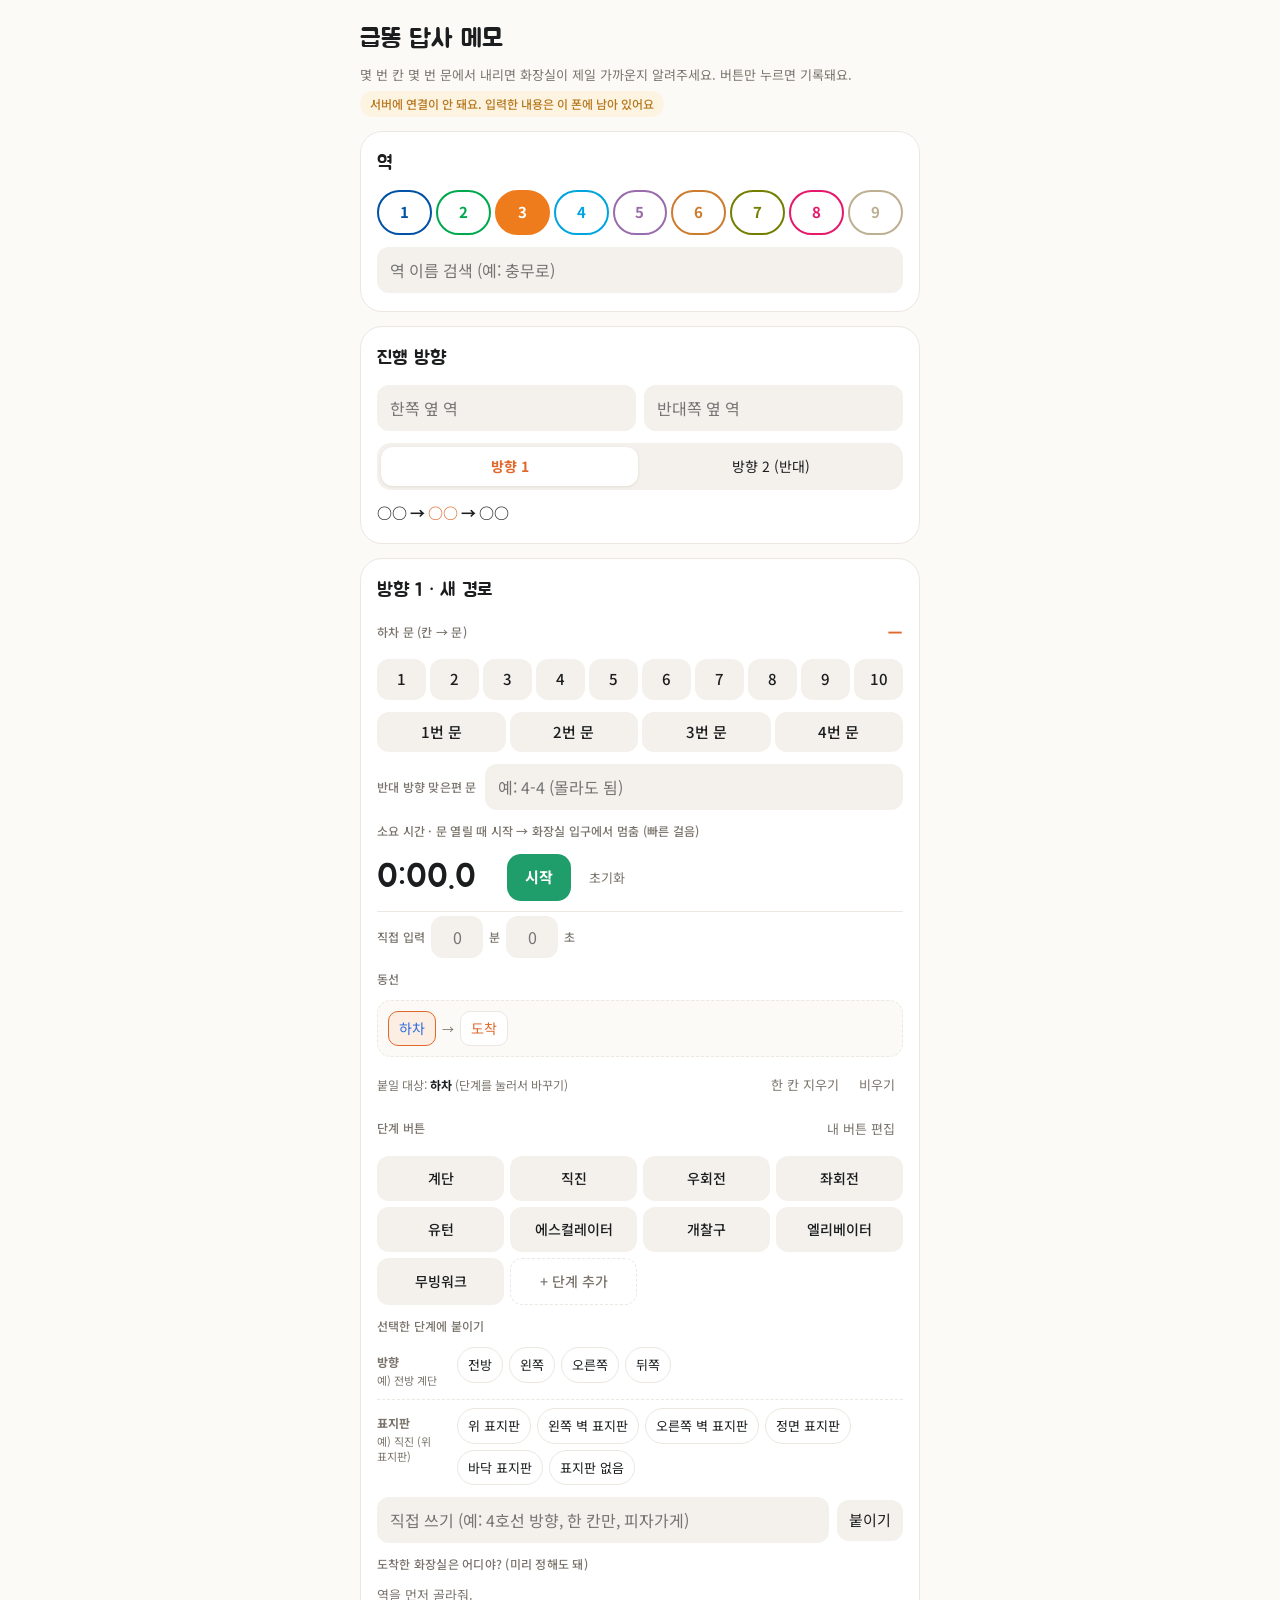
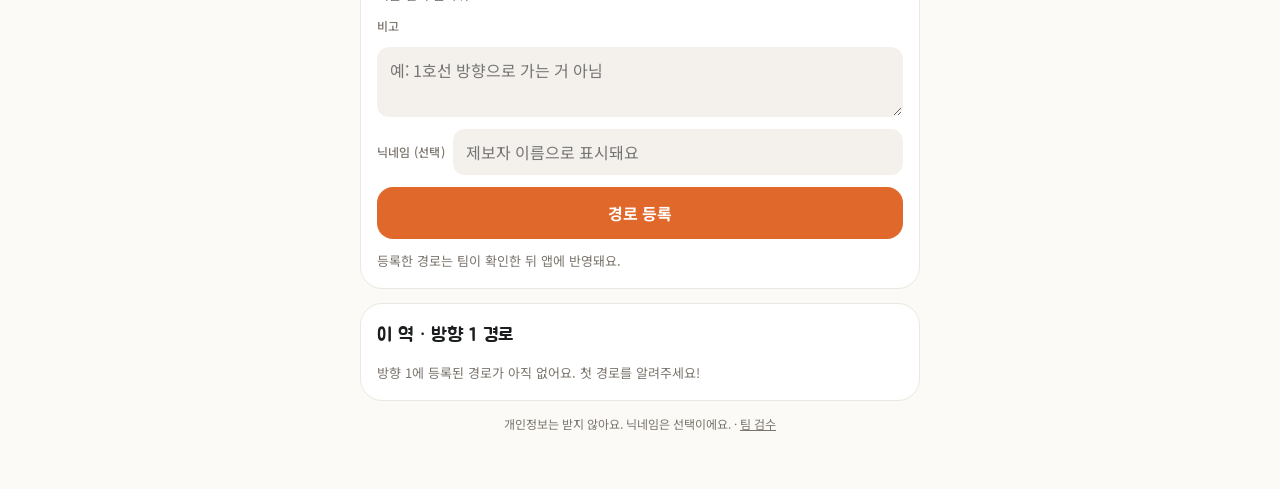
<file: index.html>
<!doctype html>
<html lang="ko">
<head>
<meta charset="utf-8">
<meta name="viewport" content="width=device-width,initial-scale=1,viewport-fit=cover">
<title>급똥 답사 메모</title>
<meta name="description" content="지하철에서 몇 번 칸 몇 번 문으로 내리면 화장실이 제일 가까운지, 같이 기록해 주세요.">
<link rel="preconnect" href="https://fonts.googleapis.com">
<link rel="stylesheet" href="https://fonts.googleapis.com/css2?family=Jua&family=Noto+Sans+KR:wght@400;500;700&display=swap">
<link rel="stylesheet" href="style.css?v=8">
</head>
<body>
<div class="wrap">
  <header>
    <h1>급똥 답사 메모</h1>
    <p class="sub">몇 번 칸 몇 번 문에서 내리면 화장실이 제일 가까운지 알려주세요. 버튼만 누르면 기록돼요.</p>
    <span class="status" id="status">불러오는 중…</span>
  </header>

  <!-- 역 -->
  <section class="card">
    <h2>역</h2>
    <div class="lines" id="linePick"></div>
    <input id="station" list="stationList" placeholder="역 이름 검색 (예: 충무로)" autocomplete="off">
    <datalist id="stationList"></datalist>
  </section>

  <!-- 방향 -->
  <section class="card">
    <h2>진행 방향</h2>
    <div class="row" id="nbRow" hidden>
      <span class="label">갈림길이라 양옆 역을 골라줘</span>
      <div class="mods" id="nbPick"></div>
    </div>
    <div class="row" id="manualDir">
      <input id="prev" class="grow" placeholder="한쪽 옆 역" autocomplete="off">
      <input id="next" class="grow" placeholder="반대쪽 옆 역" autocomplete="off">
    </div>
    <div class="seg" id="dirSeg">
      <button data-d="0" aria-pressed="true">방향 1</button>
      <button data-d="1" aria-pressed="false">방향 2 (반대)</button>
    </div>
    <div class="dirline" id="dirLine"></div>
  </section>

  <!-- 경로 편집 -->
  <section class="card" id="editor">
    <h2 id="editorTitle">새 경로</h2>

    <div class="row between">
      <span class="label">하차 문 (칸 → 문)</span>
      <span class="door-out" id="doorOut">–</span>
    </div>
    <div class="pick" id="carPick"></div>
    <div class="pick doors" id="doorPick"></div>
    <div class="row">
      <span class="label">반대 방향 맞은편 문</span>
      <input id="opp" class="grow" placeholder="예: 4-4 (몰라도 됨)">
    </div>

    <div class="label">소요 시간 · 문 열릴 때 시작 → 화장실 입구에서 멈춤 (빠른 걸음)</div>
    <div class="watch sticky">
      <span class="clock" id="clock">0:00.0</span>
      <button class="go" id="go">시작</button>
      <button class="ghost" id="resetWatch">초기화</button>
    </div>
    <div class="row manual-time">
      <span class="label">직접 입력</span>
      <input id="min" class="num" inputmode="numeric" placeholder="0"><span class="label">분</span>
      <input id="sec" class="num" inputmode="numeric" placeholder="0"><span class="label">초</span>
    </div>

    <div class="label">동선</div>
    <div class="strip" id="strip"></div>
    <div class="row between">
      <span class="target" id="target"></span>
      <span>
        <button class="ghost" id="undo">한 칸 지우기</button>
        <button class="ghost" id="clearSteps">비우기</button>
      </span>
    </div>

    <div class="row between">
      <span class="label">단계 버튼</span>
      <button class="ghost" id="editActs">내 버튼 편집</button>
    </div>
    <div class="acts" id="acts"></div>
    <div class="row" id="newActRow" hidden>
      <input id="newAct" class="grow" placeholder="새 단계 이름 (예: 환승통로, 지하상가)" maxlength="16">
      <button class="secondary" id="newActOk">추가</button>
      <button class="ghost" id="newActCancel">취소</button>
    </div>

    <div class="label">선택한 단계에 붙이기</div>
    <div class="modgroup"><span class="modtag">방향<small>예) 전방 계단</small></span><div class="mods" id="preMods"></div></div>
    <div class="modgroup"><span class="modtag">표지판<small>예) 직진 (위 표지판)</small></span><div class="mods" id="signMods"></div></div>
    <div class="row">
      <input id="custom" class="grow" placeholder="직접 쓰기 (예: 4호선 방향, 한 칸만, 피자가게)" maxlength="30">
      <button id="addCustom">붙이기</button>
    </div>

    <div class="label">도착한 화장실은 어디야? (미리 정해도 돼)</div>
    <div class="list" id="toiletPick"></div>
    <div id="customToilet" class="list" hidden>
      <div class="seg" id="cGate">
        <button data-v="개찰구 내부" aria-pressed="false">개찰구 안</button>
        <button data-v="개찰구 외부" aria-pressed="false">개찰구 밖</button>
      </div>
      <input id="cDetail" maxlength="100" placeholder="위치 (예: 지하1층 2번 출구 쪽)">
      <div class="row">
        <span class="label">남자 대변기</span>
        <input id="cStalls" class="num" inputmode="numeric" placeholder="칸">
        <span class="label">칸 (몰라도 됨)</span>
      </div>
    </div>

    <div class="label">비고</div>
    <textarea id="note" maxlength="500" placeholder="예: 1호선 방향으로 가는 거 아님"></textarea>

    <div class="row">
      <span class="label">닉네임 (선택)</span>
      <input id="nickname" class="grow" maxlength="20" placeholder="제보자 이름으로 표시돼요">
    </div>
    <input id="website" class="hp" tabindex="-1" autocomplete="off" aria-hidden="true">

    <button class="primary" id="save">경로 등록</button>
    <p class="sub" id="saveHint">등록한 경로는 팀이 확인한 뒤 앱에 반영돼요.</p>
  </section>

  <!-- 이 역의 경로 -->
  <section class="card">
    <h2 id="savedTitle">이 역에 등록된 경로</h2>
    <div class="list" id="saved"></div>
  </section>

  <footer>
    개인정보는 받지 않아요. 닉네임은 선택이에요. · <a href="admin.html">팀 검수</a>
  </footer>
</div>
<div class="toast" id="toast" role="status"></div>

<script src="config.js"></script>
<script src="api.js?v=8"></script>
<script src="index.js?v=8"></script>
</body>
</html>
</file>
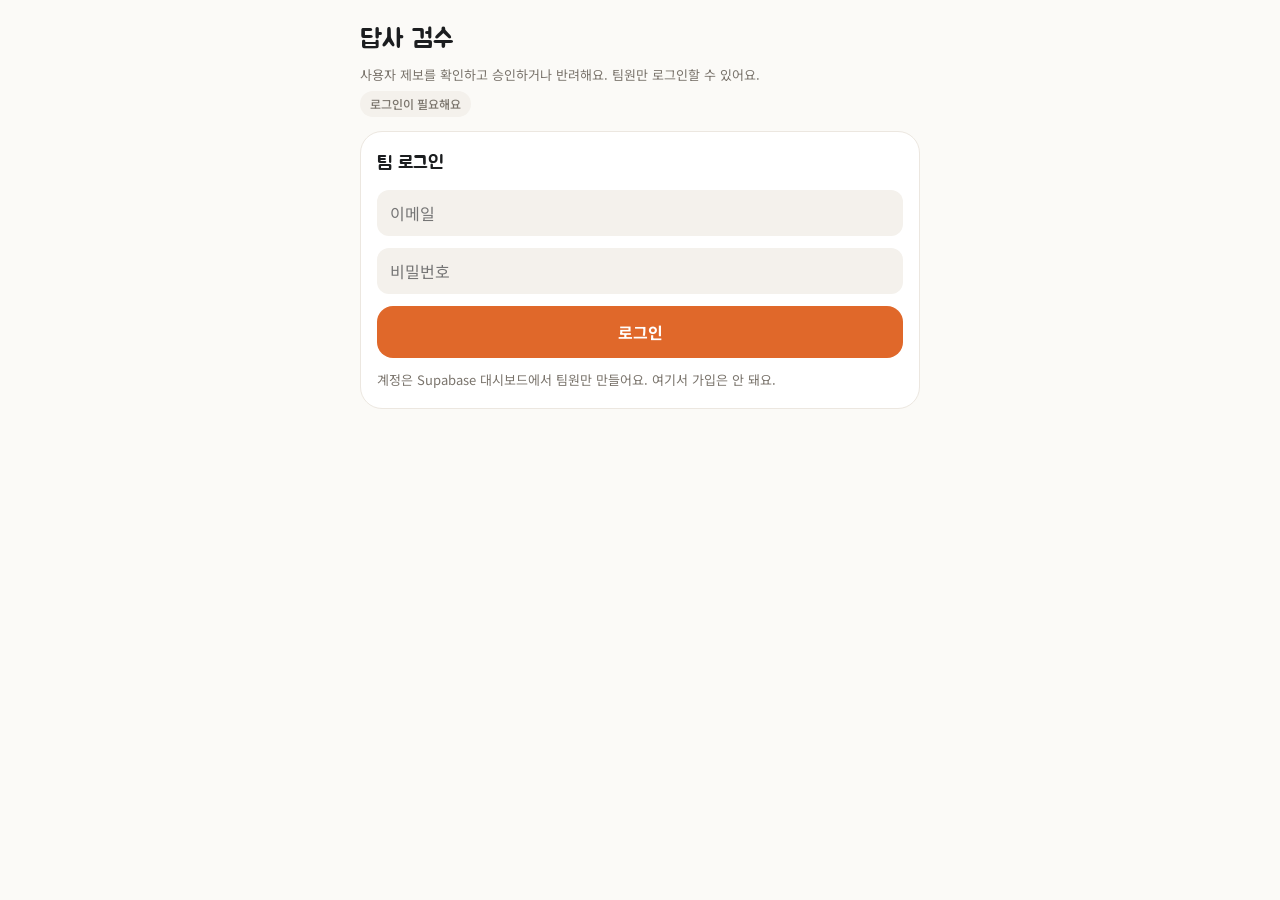
<file: admin.html>
<!doctype html>
<html lang="ko">
<head>
<meta charset="utf-8">
<meta name="viewport" content="width=device-width,initial-scale=1,viewport-fit=cover">
<meta name="robots" content="noindex">
<title>급똥 답사 검수</title>
<link rel="preconnect" href="https://fonts.googleapis.com">
<link rel="stylesheet" href="https://fonts.googleapis.com/css2?family=Jua&family=Noto+Sans+KR:wght@400;500;700&display=swap">
<link rel="stylesheet" href="style.css?v=8">
</head>
<body>
<div class="wrap">
  <header>
    <h1>답사 검수</h1>
    <p class="sub">사용자 제보를 확인하고 승인하거나 반려해요. 팀원만 로그인할 수 있어요.</p>
    <span class="status" id="status">확인 중…</span>
  </header>

  <!-- 로그인 -->
  <form class="card" id="loginCard" hidden>
    <h2>팀 로그인</h2>
    <input id="email" type="email" autocomplete="username" placeholder="이메일" required>
    <input id="password" type="password" autocomplete="current-password" placeholder="비밀번호" required>
    <button class="primary" type="submit">로그인</button>
    <p class="sub">계정은 Supabase 대시보드에서 팀원만 만들어요. 여기서 가입은 안 돼요.</p>
  </form>

  <div id="app" hidden>
    <section class="card">
      <div class="stats">
        <div class="stat"><b id="cPending">0</b><span>검수 대기</span></div>
        <div class="stat"><b id="cApproved">0</b><span>승인</span></div>
        <div class="stat"><b id="cStations">0</b><span>승인된 역</span></div>
      </div>
      <div class="seg" id="tabs">
        <button data-t="pending" aria-pressed="true">대기</button>
        <button data-t="approved" aria-pressed="false">승인</button>
        <button data-t="rejected" aria-pressed="false">반려</button>
      </div>
      <input id="filter" placeholder="역 이름으로 거르기">
      <div class="list" id="list"></div>
    </section>

    <section class="card">
      <h2>내보내기 (승인된 경로)</h2>
      <div class="btns">
        <button class="primary" id="csv">엑셀 파일 받기</button>
        <button class="secondary" id="tsv">표로 복사</button>
      </div>
      <p class="sub">"표로 복사"는 구글 시트 A1 칸에 붙여넣으면 돼요.</p>
    </section>

    <div class="row between">
      <a class="ghost" href="./">← 답사 메모로</a>
      <button class="ghost" id="logout">로그아웃</button>
    </div>
  </div>
</div>
<div class="toast" id="toast" role="status"></div>

<script src="config.js"></script>
<script src="api.js?v=8"></script>
<script src="admin.js?v=8"></script>
</body>
</html>
</file>
<file: style.css>
/* 밝은 단일 테마. 하차 = 파랑(시작), 도착 = 주황(끝) */
:root{
  --bg:#FBFAF7; --card:#FFFFFF; --fg:#1B1D1F; --muted:#7A746C; --line:#ECE7E0;
  --chip:#F4F1EC; --accent:#E0682A; --accent-soft:#FDEEE4; --start:#2F6FDB; --start-soft:#E8F0FD;
  --ok:#1F9D6B; --ok-soft:#E3F6EE; --warn:#B7791F; --warn-soft:#FDF3E1; --danger:#C0392B;
  --display:"Jua","Noto Sans KR",system-ui,sans-serif;
  --body:"Noto Sans KR",system-ui,-apple-system,"Apple SD Gothic Neo","Malgun Gothic",sans-serif;
  --r:22px; color-scheme:light;
}
*{box-sizing:border-box}
html{-webkit-text-size-adjust:100%}
body{margin:0;background:var(--bg);color:var(--fg);font-family:var(--body);font-size:15px;line-height:1.5;
  padding-inline:16px;padding-block:calc(16px + env(safe-area-inset-top,0px)) calc(56px + env(safe-area-inset-bottom,0px))}
[hidden]{display:none!important}
.wrap{max-width:560px;margin:0 auto;display:flex;flex-direction:column;gap:14px}
header{display:flex;flex-direction:column;gap:6px}
h1{font-family:var(--display);font-weight:400;font-size:26px;margin:4px 0 0;text-wrap:balance}
.sub{color:var(--muted);font-size:13px;margin:0}
.status{align-self:flex-start;font-size:12px;font-weight:500;border-radius:999px;padding:4px 10px;background:var(--chip);color:var(--muted)}
.status.ok{background:var(--ok-soft);color:var(--ok)}
.status.warn{background:var(--warn-soft);color:var(--warn)}
.status.team{background:var(--start-soft);color:var(--start)}
.card{background:var(--card);border:1px solid var(--line);border-radius:var(--r);padding:18px 16px;display:flex;flex-direction:column;gap:12px}
.card h2{font-family:var(--display);font-weight:400;font-size:19px;margin:0;display:flex;align-items:center;gap:8px;flex-wrap:wrap}
.label{font-size:12px;color:var(--muted);font-weight:500;letter-spacing:.02em}
.row{display:flex;gap:8px;flex-wrap:wrap;align-items:center}
.between{justify-content:space-between}
.grow{flex:1;min-width:0}
input,textarea{font:inherit;font-size:16px;color:var(--fg);background:var(--chip);border:1.5px solid transparent;border-radius:12px;
  padding:10px 12px;width:100%;min-width:0}
input:focus,textarea:focus{outline:none;border-color:var(--accent);background:var(--card)}
input.num{width:64px;text-align:center;font-variant-numeric:tabular-nums}
textarea{resize:vertical;min-height:44px}
button{font:inherit;color:var(--fg);background:var(--chip);border:0;border-radius:12px;padding:9px 12px;cursor:pointer;
  -webkit-tap-highlight-color:transparent;touch-action:manipulation}
button:focus-visible{outline:2px solid var(--accent);outline-offset:2px}
button:active{transform:scale(.97)}
button:disabled{opacity:.45;cursor:not-allowed}
.primary{background:var(--accent);color:#fff;font-weight:700;padding:14px;border-radius:16px;font-size:16px}
.secondary{background:var(--accent-soft);color:var(--accent);font-weight:700;padding:12px;border-radius:14px}
.ghost{background:transparent;color:var(--muted);padding:6px 8px;font-size:13px}
.danger{color:var(--danger);font-weight:700}
.seg{display:flex;background:var(--chip);border-radius:14px;padding:4px;gap:4px}
.seg button{flex:1;background:transparent;font-size:14px;padding:9px 6px}
.seg button[aria-pressed="true"]{background:var(--card);color:var(--accent);font-weight:700;box-shadow:0 1px 3px rgba(60,40,20,.1)}
.dirline{font-weight:700;font-size:15px}
.dirline b{color:var(--accent)}
.known{display:flex;gap:6px;overflow-x:auto;padding-bottom:2px}
.known button{flex:none;font-size:13px;padding:6px 12px;border-radius:999px;background:var(--card);border:1.5px solid var(--line)}
.known button.on{border-color:var(--accent);color:var(--accent)}
.lines{display:grid;grid-template-columns:repeat(9,1fr);gap:4px}
.lines button{padding:9px 0;font-weight:700;border:2px solid var(--lc);background:var(--card);color:var(--lc);border-radius:999px;font-variant-numeric:tabular-nums}
.lines button[aria-pressed="true"]{background:var(--lc);color:#fff}
.ptoilet{text-align:left;background:var(--bg);border:1.5px solid var(--line);border-radius:14px;padding:10px 12px;font-size:13px;line-height:1.45}
.ptoilet b{font-size:14px}
.ptoilet[aria-pressed="true"]{border-color:var(--accent);background:var(--accent-soft)}
.ptoilet .src{color:var(--muted);font-size:11px}
.pick{display:grid;grid-template-columns:repeat(10,1fr);gap:4px}
.pick.doors{grid-template-columns:repeat(4,1fr)}
.pick button{padding:9px 0;font-variant-numeric:tabular-nums;font-weight:500}
.pick button[aria-pressed="true"]{background:var(--accent);color:#fff}
.door-out{font-family:var(--display);font-size:30px;color:var(--accent);line-height:1;min-width:64px;text-align:right}
.strip{display:flex;flex-wrap:wrap;gap:6px;align-items:center;min-height:48px;padding:10px;background:var(--bg);border:1px dashed var(--line);border-radius:14px}
.strip .empty{color:var(--muted);font-size:13px}
.step{background:var(--card);border:1.5px solid var(--line);border-radius:10px;padding:6px 10px;font-size:14px;text-align:left}
.step[aria-pressed="true"]{border-color:var(--accent);background:var(--accent-soft)}
.step.s-start{color:var(--start)} .step.s-end{color:var(--accent)}
.step small{color:var(--accent);font-size:12px}
.arrow{color:var(--muted);font-size:12px}
.acts{display:grid;grid-template-columns:repeat(4,1fr);gap:6px}
.acts button{padding:12px 4px;font-size:14px;font-weight:500;position:relative;word-break:keep-all}
.acts .start{background:var(--start);color:#fff;font-weight:700}
.acts .end{background:var(--accent);color:#fff;font-weight:700}
.acts .custom{background:var(--card);border:1.5px solid var(--line)}
.acts .add{background:transparent;border:1.5px dashed var(--line);color:var(--muted)}
.acts .x{position:absolute;top:-6px;right:-6px;width:22px;height:22px;border-radius:50%;background:var(--fg);color:#fff;
  font-size:12px;line-height:22px;padding:0;display:none}
.acts.editing .x{display:block}
.mods{display:flex;flex-wrap:wrap;gap:6px}
.mods button{font-size:13px;padding:7px 10px;border-radius:999px;background:var(--card);border:1.5px solid var(--line)}
.mods button.on{border-color:var(--accent);color:var(--accent);background:var(--accent-soft)}
.target{font-size:12px;color:var(--muted)}
.target b{color:var(--fg)}
.watch{display:flex;align-items:center;gap:10px;flex-wrap:wrap}
.clock{font-family:var(--display);font-size:34px;font-variant-numeric:tabular-nums;min-width:120px}
.watch .go{background:var(--ok);color:#fff;font-weight:700;padding:12px 18px;border-radius:14px}
.watch .go.run{background:var(--accent)}
.watch.sticky{position:sticky;top:env(safe-area-inset-top,0px);z-index:5;background:var(--card);padding-block:8px;margin-block:-8px;border-bottom:1px solid var(--line)}
.manual-time{gap:6px}
.manual-time input.num{width:52px;padding:8px 6px}
.modgroup{display:flex;gap:8px;align-items:flex-start}
.modtag{flex:none;width:72px;font-size:12px;font-weight:700;color:var(--muted);padding-top:6px;display:flex;flex-direction:column;gap:2px}
.modtag small{font-weight:400;font-size:11px;line-height:1.3;word-break:keep-all}
.modgroup .mods{flex:1;min-width:0}
.modgroup + .modgroup{border-top:1px dashed var(--line);padding-top:8px}

.list{display:flex;flex-direction:column;gap:8px}
.item{border:1.5px solid var(--line);border-radius:14px;padding:10px 12px;display:flex;gap:6px;align-items:flex-start;flex-wrap:wrap}
.item .t{flex:1;min-width:0;font-size:13px;white-space:pre-wrap;word-break:keep-all;overflow-wrap:anywhere}
.item .t strong{font-size:14px}
.item .meta{color:var(--muted);font-size:12px}
.item .actions{display:flex;gap:6px;width:100%;justify-content:flex-end}
.pill{font-size:11px;border-radius:999px;padding:2px 8px;background:var(--chip);color:var(--muted);font-weight:500}
.pill.pending{background:var(--warn-soft);color:var(--warn)}
.pill.team{background:var(--start-soft);color:var(--start)}
pre.out{margin:0;background:var(--bg);border:1px solid var(--line);border-radius:14px;padding:12px;font-family:var(--body);font-size:13px;
  white-space:pre-wrap;overflow-wrap:anywhere;max-height:320px;overflow:auto}
.stats{display:grid;grid-template-columns:repeat(3,1fr);gap:8px}
.stat{background:var(--bg);border-radius:14px;padding:10px;text-align:center}
.stat b{display:block;font-family:var(--display);font-size:24px;font-weight:400;color:var(--accent);font-variant-numeric:tabular-nums}
.stat span{font-size:12px;color:var(--muted)}
.btns{display:grid;grid-template-columns:1fr 1fr;gap:8px}
.hp{position:absolute;left:-9999px;width:1px;height:1px;opacity:0}
.toast{position:fixed;left:50%;bottom:calc(20px + env(safe-area-inset-bottom,0px));transform:translateX(-50%);
  background:var(--fg);color:#fff;padding:10px 16px;border-radius:999px;font-size:14px;opacity:0;transition:opacity .2s;pointer-events:none;max-width:90vw;text-align:center}
.toast.show{opacity:1}
footer{color:var(--muted);font-size:12px;text-align:center}
footer a{color:var(--muted)}
@media (max-width:380px){.acts{grid-template-columns:repeat(3,1fr)}.pick{grid-template-columns:repeat(5,1fr)}}
@media (prefers-reduced-motion: reduce){*{transition:none!important}button:active{transform:none}}
</file>
